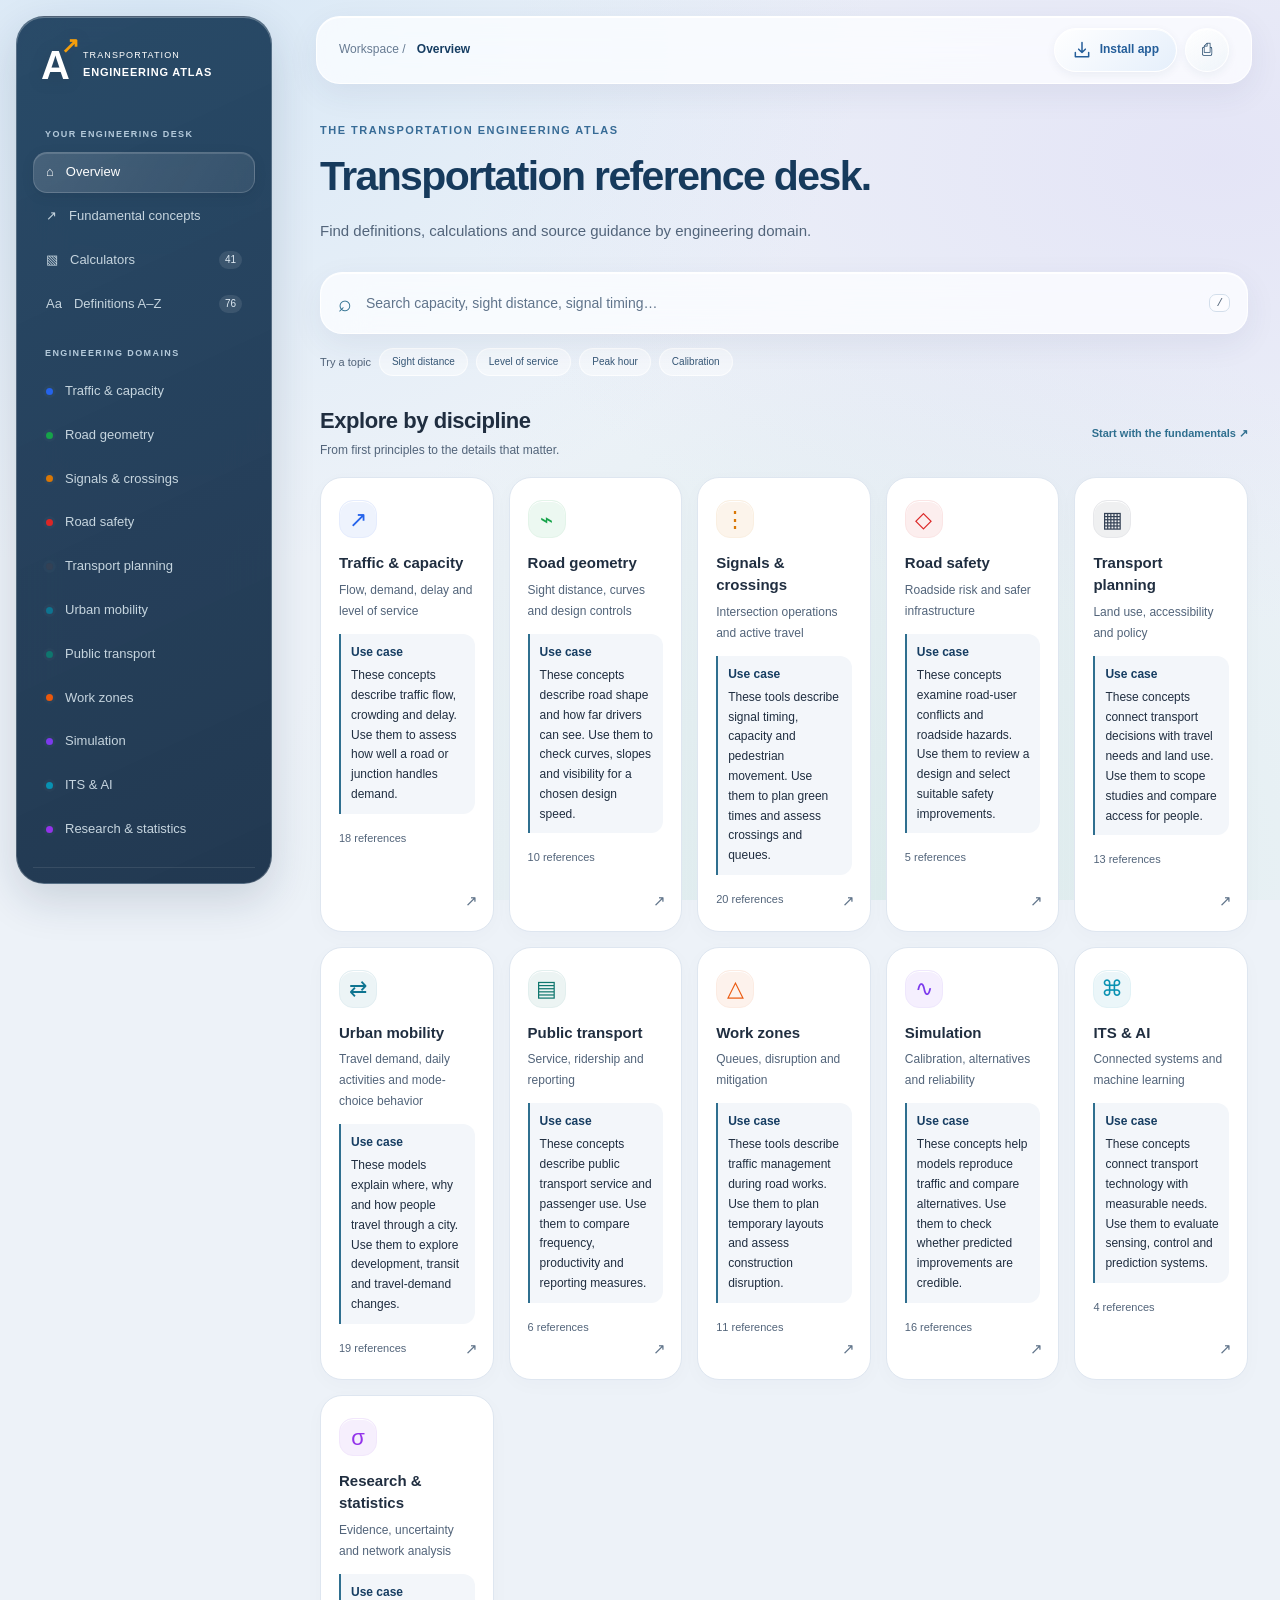
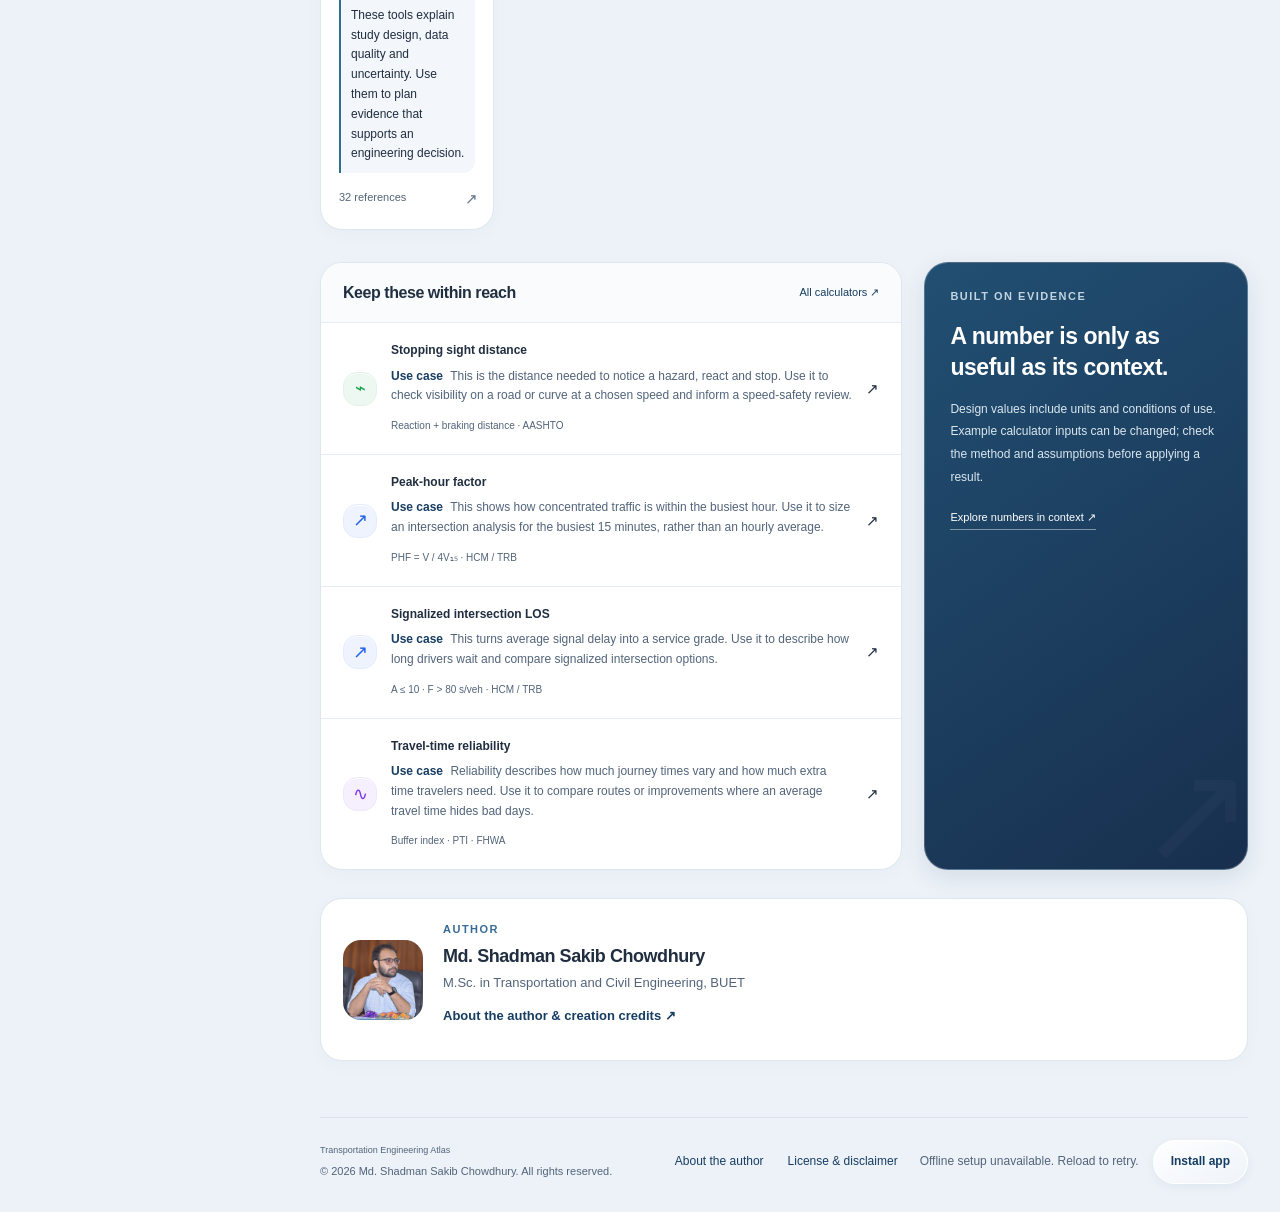
<file: index.html>
<!doctype html>
<html lang="en">
<head>
 <meta charset="utf-8"><meta name="viewport" content="width=device-width, initial-scale=1, viewport-fit=cover">
 <meta name="author" content="Md. Shadman Sakib Chowdhury">
 <meta name="theme-color" content="#0B263D"><meta name="description" content="Transportation engineering concepts, interactive calculators and urban mobility models with source names.">
 <title>Transportation Engineering Atlas</title>
 <link rel="manifest" href="manifest.json">
 <link rel="apple-touch-icon" href="assets/icons/apple-touch-icon.png?v=04a35399a5">
 <meta name="apple-mobile-web-app-capable" content="yes"><meta name="apple-mobile-web-app-status-bar-style" content="black-translucent"><meta name="apple-mobile-web-app-title" content="Engineering Atlas">
 <link rel="icon" href="assets/favicon.svg?v=1beff5ccff" type="image/svg+xml"><link rel="stylesheet" href="assets/styles.css?v=e66d7dcdcd">
 <script src="assets/site-info.js?v=2467ec100a" defer></script>
 <script src="assets/sources.js?v=1f0c00db52" defer></script><script src="assets/content.js?v=e760f1deca" defer></script><script src="assets/expanded-content.js?v=48a5ca4b2d" defer></script>
  <script src="assets/research-practice.js?v=2f825cbaf6" defer></script><script src="assets/definitions.js?v=f7718d77c7" defer></script><script src="assets/term-diagrams.js?v=5a4443623e" defer></script><script src="assets/numeric-content.js?v=334485b030" defer></script><script src="assets/fundamentals.js?v=d9fbfe13d8" defer></script><script src="assets/calculators.js?v=9d6ccf6f1b" defer></script><script src="assets/explorers.js?v=2171bb9542" defer></script><script src="assets/urban-mobility.js?v=c6216daea3" defer></script><script src="assets/use-cases.js?v=92fbe2f330" defer></script><script src="assets/print.js?v=bf94f90201" defer></script><script src="assets/app.js?v=490836c217" defer></script>
 <script src="assets/pwa.js?v=8b9383a674" defer></script>
</head>
<body>
 <a class="skip" href="#main">Skip to content</a>
 <button id="nav-backdrop" class="nav-backdrop" aria-label="Close navigation" hidden></button>
 <aside id="sidebar-navigation" class="sidebar" aria-label="Primary navigation">
  <button id="nav-close" class="icon-btn" aria-label="Close menu">✕</button>
  <a href="#home" class="brand"><span class="brand-symbol">A<span>↗</span></span><span>TRANSPORTATION<br><strong>ENGINEERING ATLAS</strong></span></a>
  <div class="workspace-label">YOUR ENGINEERING DESK</div>
  <nav id="primary-nav" aria-label="Workspace sections"><a href="#home" data-nav="home">⌂ <span>Overview</span></a><a href="#fundamentals" data-nav="fundamentals">↗ <span>Fundamental concepts</span></a><a href="#calculators" data-nav="calculators">▧ <span>Calculators</span><small id="calc-count"></small></a><a href="#definitions" data-nav="definitions">Aa <span>Definitions A–Z</span><small id="term-count"></small></a></nav>
  <div class="workspace-label">ENGINEERING DOMAINS</div><nav id="domain-nav" aria-label="Engineering domains"></nav><nav id="engineering-resources" aria-label="Engineering resources"><a href="#research-desk" data-nav="research-desk">σ <span>Research desk</span></a><a href="#practice-desk" data-nav="practice-desk">⌑ <span>Practitioner desk</span></a><a href="#numbers" data-nav="numbers"># <span>Numbers in context</span></a><a href="#author" data-nav="author">◉ <span>About the author</span></a><a href="#terms" data-nav="terms">§ <span>License & disclaimer</span></a></nav>
  <div class="sidebar-bottom"><span class="live-dot"></span> A reference-led workspace<p>Concepts, models and calculations.<br>Source names alongside each reference.</p></div>
 </aside>
 <div class="shell">
  <header class="topbar"><button id="menu-toggle" class="icon-btn" aria-label="Toggle navigation" aria-expanded="false" aria-controls="sidebar-navigation">☰</button><div class="breadcrumb"><span class="workspace-root">Workspace / </span><strong id="crumb">Overview</strong></div><div class="top-actions"><button class="btn install-button" id="install-app" aria-label="Install app" title="Install Engineering Atlas" hidden><svg class="install-icon" viewBox="0 0 24 24" width="20" height="20" fill="none" stroke="currentColor" stroke-width="1.8" stroke-linecap="round" stroke-linejoin="round" aria-hidden="true" focusable="false"><path d="M12 3v12m-4-4 4 4 4-4M4 15v5h16v-5"/></svg><span class="install-label">Install app</span></button><button class="icon-btn" id="print-page" aria-label="Print this view">⎙</button></div></header>
  <main id="main" tabindex="-1"></main>
  <footer><div class="footer-identity"><span>Transportation Engineering Atlas</span><small>© 2026 Md. Shadman Sakib Chowdhury. All rights reserved.</small></div><nav class="footer-links" aria-label="Author and legal notices"><a href="#author">About the author</a><a href="#terms">License & disclaimer</a></nav><span id="offline-status" role="status" hidden></span><button class="btn" id="install-guide">Install app</button><button class="btn" id="update-app" hidden>Update app</button></footer>
 </div>
 <dialog id="detail-dialog" aria-labelledby="detail-title"><div class="dialog-toolbar"><span id="dialog-context">REFERENCE DESK</span><button id="close-dialog" class="icon-btn" aria-label="Close detail">✕</button></div><div id="detail-content"></div></dialog>
 <dialog id="install-dialog" aria-labelledby="install-title"><div class="dialog-toolbar"><span>ENGINEERING ATLAS</span><button id="close-install" class="icon-btn" aria-label="Close installation help">✕</button></div><div class="install-help"><img src="assets/icons/icon-192.png?v=dd14820c4e" width="72" height="72" alt="Engineering Atlas app icon"><h1 id="install-title">Install Engineering Atlas</h1><p id="install-guidance">Open this website in Chrome, then use the Chrome menu → Install app or Add to Home screen. Choose Install if prompted.</p><p>Open the app once while connected. When it says “Available offline”, its concepts and calculators are ready to use without a connection.</p><button class="btn" onclick="document.getElementById('install-dialog').close()">Done</button></div></dialog>
 <div id="toast" role="status" aria-live="polite"></div>
 <noscript><div class="noscript">Enable JavaScript to use the calculators and concept search.</div></noscript>
</body>
</html>
</file>
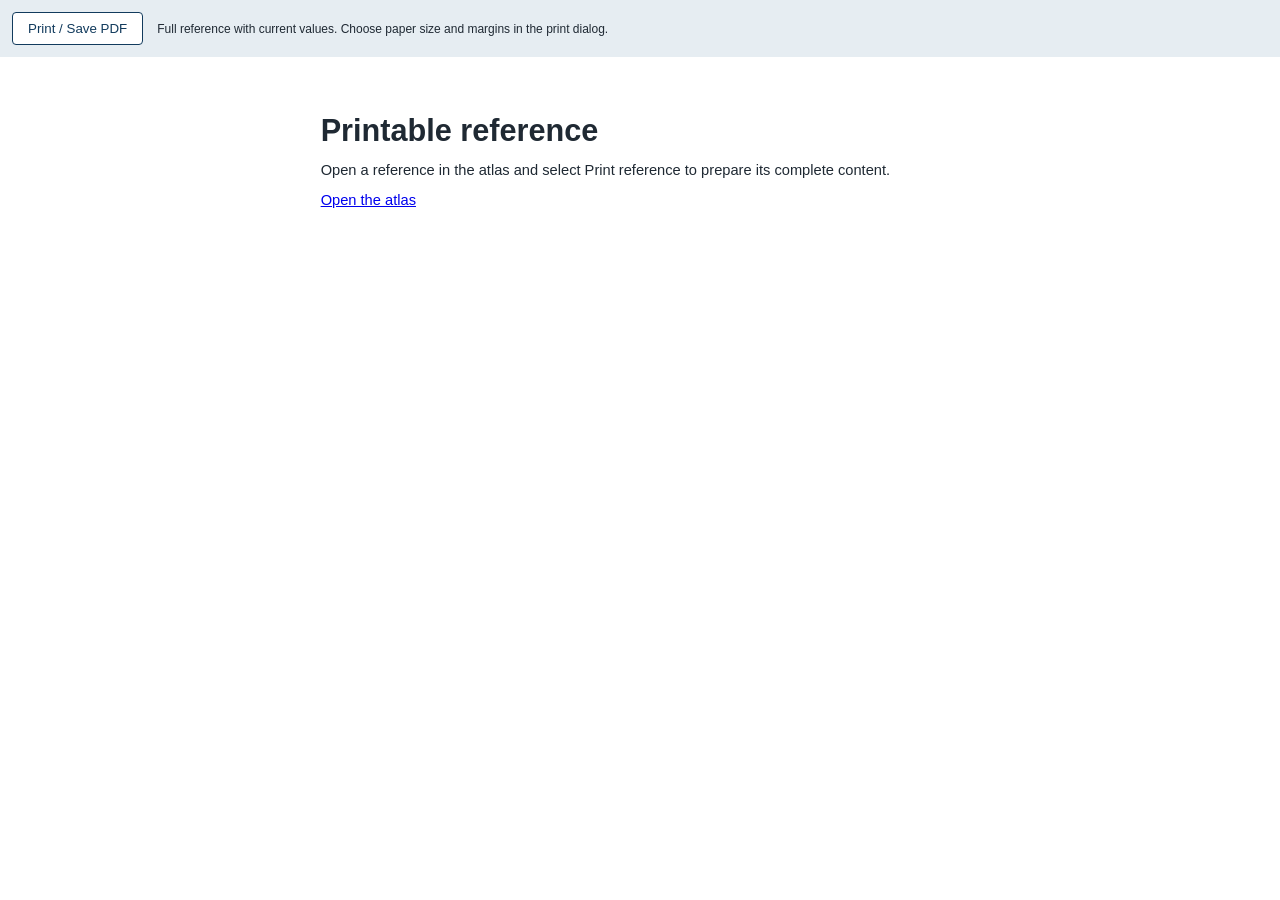
<file: print.html>
<!doctype html>
<html lang="en"><head><meta charset="utf-8"><meta name="viewport" content="width=device-width,initial-scale=1"><title>Printable reference · Transportation Engineering Atlas</title><link rel="stylesheet" href="assets/print.css?v=71605f2d84"><script src="assets/print-page.js?v=0153be5c5b" defer></script><link rel="manifest" href="manifest.json"><meta name="theme-color" content="#0B263D"><link rel="apple-touch-icon" href="assets/icons/apple-touch-icon.png?v=04a35399a5"></head><body><div class="print-toolbar"><button id="print-document">Print / Save PDF</button><span>Full reference with current values. Choose paper size and margins in the print dialog.</span></div><main class="print-sheet" id="print-content"><h1>Printable reference</h1><p>Open a reference in the atlas and select Print reference to prepare its complete content.</p><a href="index.html#home">Open the atlas</a></main></body></html>
</file>
<file: assets/styles.css>
:root{--navy:#123B5D;--dark:#0B263D;--blue:#2563EB;--bg:#F5F7F8;--text:#1F2933;--muted:#596b79;--border:#D9E1E6;--surface:#fff;--accent:#F59E0B;--radius:12px}*{box-sizing:border-box}html{scroll-behavior:smooth}body{margin:0;background:var(--bg);color:var(--text);font:15px/1.6 'Segoe UI',Arial,sans-serif}button,input,select{font:inherit}button,a,input,select{touch-action:manipulation}a{color:var(--navy);text-decoration:none}button{cursor:pointer}button:disabled{cursor:wait;opacity:.6}a:focus-visible,button:focus-visible,input:focus-visible,select:focus-visible{outline:3px solid #2f6f8f;outline-offset:4px}button{border:0;background:none;color:inherit}h1,h2,h3,p{margin:0}h1{font-size:clamp(28px,3vw,43px);line-height:1.2;letter-spacing:-1.5px;font-weight:650}h2{font-size:22px;line-height:1.35;letter-spacing:-.45px}h3{font-size:17px;line-height:1.4;font-weight:650}.muted{color:var(--muted)}.eyebrow{font-size:11px;letter-spacing:1.7px;font-weight:700;color:#2F6F8F}.skip{position:fixed;top:-80px;left:20px;background:white;padding:12px;z-index:100}.skip:focus{top:10px}.sidebar{position:fixed;left:0;top:0;bottom:0;width:256px;padding:30px 18px 20px;background:var(--dark);color:#c6d5df;overflow-y:auto;z-index:10;display:flex;flex-direction:column}.brand{display:flex;align-items:center;gap:12px;padding:0 8px 31px;color:white;font-size:9px;line-height:1.7;letter-spacing:1.1px}.brand strong{font-size:11px;letter-spacing:.8px}.brand-symbol{font-size:40px;font-weight:800;line-height:1;position:relative;color:white}.brand-symbol span{position:absolute;right:-9px;top:-10px;color:var(--accent);font-size:22px}.workspace-label{font-size:9px;letter-spacing:1.65px;color:#a3b7c7;font-weight:600;margin:18px 12px 8px}nav a{display:flex;align-items:center;gap:12px;color:#c6d5df;padding:9px 12px;margin:3px 0;border-radius:7px;font-size:13px}nav a:hover{background:#163a53;color:white}nav a.active{background:#1f435d;color:white}nav a small{margin-left:auto;color:#bbcbd6;font-size:10px;background:#ffffff12;padding:1px 6px;border-radius:4px}.domain-dot{width:7px;height:7px;display:inline-block;border-radius:50%;background:var(--domain);box-shadow:0 0 0 3px #ffffff05}.sidebar-bottom{margin-top:auto;border-top:1px solid #ffffff18;padding:24px 10px 0;font-size:11px;color:#c6d5df}.sidebar-bottom p{font-size:10px;color:#a5b9c8;margin:9px 0 14px}.sidebar-bottom a{color:#b5cbdc;font-size:10px}.live-dot{width:6px;height:6px;background:#70c0a1;border-radius:50%;display:inline-block;margin-right:5px}.shell{margin-left:256px}.topbar{height:76px;border-bottom:1px solid var(--border);background:#fff;display:flex;align-items:center;justify-content:space-between;padding:0 42px}.breadcrumb{font-size:12px;color:var(--muted)}.breadcrumb span{padding:0 14px;color:#b0bac3}.breadcrumb strong{color:var(--navy);font-weight:500}.top-actions{display:flex;align-items:center;gap:18px}.edition-badge{font-size:9px;font-weight:600;letter-spacing:1px;color:var(--muted)}.icon-btn{border:1px solid var(--border);border-radius:6px;min-width:36px;min-height:36px;font-size:17px;background:white;color:var(--navy)}#menu-toggle{display:none}main{max-width:1460px;margin:auto;padding:40px 42px 60px;min-height:calc(100vh - 145px)}.hero{display:grid;grid-template-columns:1fr 240px;gap:35px;align-items:center;margin-bottom:28px}.hero h1{margin:10px 0 14px}.hero p{font-size:14px;max-width:620px;color:var(--muted);line-height:1.8}.hero-art{height:160px;position:relative;overflow:hidden;border:1px solid #d7e3e9;background:linear-gradient(135deg,#eaf1f5,#f8fafb);border-radius:16px}.hero-art svg{width:100%;height:100%}.art-label{position:absolute;bottom:12px;left:16px;font:9px monospace;letter-spacing:1px;color:#2f6f8f}.search-box{display:flex;align-items:center;background:white;border:1px solid #bfced8;box-shadow:0 3px 10px #0b263d05;border-radius:9px;padding:0 17px;gap:12px;height:58px}.search-box .search-icon{font-size:23px;color:#2F6F8F}.search-box input{border:0;outline:none;background:transparent;min-width:0;width:100%;height:100%;font-size:14px;color:var(--text)}.search-box kbd{font:11px monospace;border:1px solid var(--border);padding:2px 6px;border-radius:4px;color:var(--muted)}.search-hints{display:flex;gap:9px;align-items:center;font-size:11px;color:var(--muted);margin-top:11px;flex-wrap:wrap}.search-hints button{background:#eaf0f4;border-radius:4px;color:var(--navy);padding:3px 9px;font-size:10px}.stats-strip{display:grid;grid-template-columns:repeat(4,1fr);margin:28px 0 36px;border:1px solid var(--border);border-radius:9px;background:#fff}.stat{padding:15px 22px;display:flex;align-items:center;gap:13px;border-right:1px solid var(--border)}.stat:last-child{border:0}.stat strong{font-size:24px;font-weight:600;color:var(--navy);letter-spacing:-.6px}.stat span{color:var(--muted);font-size:10px;line-height:1.5}.section-heading{display:flex;justify-content:space-between;align-items:center;gap:16px;margin:30px 0 17px}.section-heading p{font-size:12px;color:var(--muted);margin-top:5px}.section-heading a{font-size:11px;font-weight:600;color:#2F6F8F}.domain-grid{display:grid;grid-template-columns:repeat(5,minmax(0,1fr));gap:12px}.domain-card{background:white;border:1px solid var(--border);border-radius:var(--radius);padding:17px 15px;position:relative;transition:transform .15s,box-shadow .15s}.domain-card:hover{transform:translateY(-3px);box-shadow:0 8px 20px #123b5d10;border-color:var(--domain)}.domain-icon{font-size:22px;display:flex;align-items:center;justify-content:center;color:var(--domain);width:38px;height:38px;background:color-mix(in srgb,var(--domain) 8%,white);border-radius:9px;margin-bottom:14px}.domain-card h3{font-size:13px;color:var(--text);margin-bottom:6px}.domain-card p{font-size:10px;color:var(--muted);min-height:34px;line-height:1.7}.domain-card small{display:block;font-size:9px;color:var(--muted);margin-top:16px}.domain-card .arrow{position:absolute;bottom:18px;right:15px;color:#8b9ba8}.lower-grid{display:grid;grid-template-columns:1.8fr 1fr;gap:22px;margin-top:32px}.panel{background:white;border:1px solid var(--border);border-radius:var(--radius);overflow:hidden}.panel-head{padding:19px 22px;display:flex;justify-content:space-between;align-items:center;border-bottom:1px solid var(--border)}.panel-head h2{font-size:16px}.panel-head a{font-size:11px}.quick-row{display:flex;padding:16px 22px;gap:14px;align-items:center;border-bottom:1px solid #edf1f4;color:var(--text)}.quick-row:last-child{border-bottom:0}.quick-row:hover{background:#f7fafc}.quick-row .domain-icon{margin:0;width:34px;height:34px;flex-shrink:0;font-size:18px}.quick-row strong{font-size:12px;display:block}.quick-row small{font-size:10px;color:var(--muted)}.quick-row .arrow{margin-left:auto}.method-panel{padding:25px;background:var(--navy);color:white;border-radius:var(--radius);position:relative;overflow:hidden}.method-panel .eyebrow{color:#c1d4e0}.method-panel h2{font-size:23px;margin:16px 0 14px;max-width:250px}.method-panel p{font-size:12px;color:#c9d9e4;line-height:1.9}.method-panel a{margin-top:20px;display:inline-flex;color:#fff;font-size:11px;border-bottom:1px solid #ffffff70;padding-bottom:3px}.method-panel:after{content:'↗';font-size:140px;position:absolute;bottom:-57px;right:-8px;color:#ffffff07;pointer-events:none}.page-heading{margin-bottom:24px}.page-heading h1{margin:8px 0 12px}.page-heading p{color:var(--muted);max-width:760px;font-size:14px}.filterbar{display:flex;gap:10px;flex-wrap:wrap;align-items:center;margin:23px 0 20px}.chip{font-size:11px;border:1px solid var(--border);border-radius:6px;padding:7px 13px;background:white}.chip.active{background:var(--navy);color:white;border-color:var(--navy)}.count-label{font-size:11px;color:var(--muted);margin-left:auto}.entry-grid{display:grid;grid-template-columns:repeat(3,minmax(0,1fr));gap:16px}.entry-card{display:flex;flex-direction:column;padding:22px;background:white;border:1px solid var(--border);border-radius:var(--radius);position:relative;min-height:240px;border-top:3px solid var(--domain)}.entry-meta{display:flex;gap:6px;align-items:center;font-size:9px;margin-bottom:16px;color:var(--muted);padding-right:26px}.badge{border:1px solid var(--border);background:#f7f9fa;border-radius:4px;padding:2px 6px;font-size:9px;white-space:nowrap}.entry-card h3 a{color:var(--text)}.entry-card h3 a:hover{text-decoration:underline}.entry-card p{font-size:12px;color:var(--muted);margin:9px 0 14px}.entry-value{font-size:16px;color:var(--navy);font-weight:600;margin-top:auto;padding-top:10px}.entry-bottom{border-top:1px solid #edf1f4;margin-top:15px;padding-top:13px;display:flex;justify-content:space-between;font-size:10px;color:var(--muted)}.entry-bottom a{font-weight:600;color:#2f6f8f}.notice{border:1px solid #e4d2a1;background:#fffcf4;padding:13px 17px;border-radius:8px;font-size:12px;color:#6d571e;margin:22px 0}.empty{padding:45px;text-align:center;background:white;border:1px dashed #bdcbd5;border-radius:12px;color:var(--muted);grid-column:1/-1}.btn{display:inline-flex;align-items:center;justify-content:center;gap:8px;border:1px solid var(--border);background:#fff;border-radius:7px;padding:9px 15px;font-size:12px;color:var(--navy);font-weight:600}.btn.primary{background:var(--navy);border-color:var(--navy);color:white}.btn:hover{box-shadow:0 3px 10px #123b5d16}.library-list{display:grid;grid-template-columns:repeat(2,minmax(0,1fr));gap:14px}.doc-card{padding:21px;border:1px solid var(--border);border-radius:10px;background:white;display:flex;gap:16px;align-items:flex-start}.doc-glyph{font:11px monospace;color:#2f6f8f;background:#edf3f6;border:1px solid #cfdee7;padding:16px 8px;border-radius:5px;flex-shrink:0}.doc-card h3{font-size:14px;margin:8px 0}.doc-card p{font-size:11px;color:var(--muted);margin-bottom:13px}.doc-card a{font-size:11px}.library-controls{display:flex;gap:12px;margin-top:20px;align-items:center;flex-wrap:wrap}.library-controls select{padding:9px 12px;border:1px solid var(--border);background:white;border-radius:7px;max-width:100%}.progress{font-size:12px;color:var(--muted);margin:14px 0}.manual-result{background:#fff;border:1px solid var(--border);border-radius:9px;padding:18px;margin:12px 0}.manual-result h3{font-size:14px}.manual-result p{font-size:12px;color:var(--muted);margin:7px 0}.manual-result a{font-size:11px}mark{background:#fff0b7;color:inherit}.about-grid{display:grid;grid-template-columns:1fr 1fr;gap:20px}.prose{background:#fff;border:1px solid var(--border);border-radius:12px;padding:26px}.prose h2{margin-bottom:16px;font-size:19px}.prose p,.prose li{font-size:13px;color:var(--muted);margin:10px 0}.prose ul{padding-left:20px}.prose code{font-size:12px;color:var(--navy)}footer{border-top:1px solid var(--border);padding:20px 42px;display:flex;justify-content:space-between;gap:12px;font-size:9px;color:var(--muted)}dialog{padding:0;border:1px solid var(--border);border-radius:15px;width:min(980px,calc(100% - 36px));max-height:90vh;box-shadow:0 20px 100px #0b263d40;color:var(--text)}dialog::backdrop{background:#061e32aa;backdrop-filter:blur(3px)}.dialog-toolbar{position:sticky;top:0;background:white;z-index:2;padding:13px 25px;display:flex;align-items:center;justify-content:space-between;border-bottom:1px solid var(--border);font-size:10px;letter-spacing:1px;color:var(--muted)}#detail-content{padding:28px 34px}.detail-head h1{font-size:30px;margin:10px 0 12px}.detail-head p{font-size:14px;color:var(--muted)}.detail-actions{display:flex;gap:8px;margin:18px 0 24px;flex-wrap:wrap}.detail-layout{display:grid;grid-template-columns:1.05fr 1fr;gap:28px}.detail-section{margin:24px 0}.detail-section h2{font-size:16px;margin-bottom:12px}.formula{padding:17px;background:#eef4f8;border-radius:8px;border-left:3px solid #2f6f8f;color:var(--navy);font:15px/1.7 Consolas,monospace;overflow-wrap:anywhere}.notes{padding-left:18px;color:var(--muted);font-size:12px}.notes li{margin-bottom:10px}.calc-panel{background:#f5f8fa;border:1px solid var(--border);border-radius:10px;padding:22px;height:fit-content}.calc-panel h2{font-size:17px}.calc-panel .example{font-size:10px;color:var(--muted);margin:4px 0 16px}.field{margin:12px 0}.field label{display:block;font-size:11px;color:var(--navy);font-weight:600;margin-bottom:5px}.field input{width:100%;padding:10px 12px;border:1px solid #c5d2db;border-radius:6px;background:white;font-size:14px}.calc-buttons{display:flex;gap:8px;margin:16px 0}.result-box{background:white;border:1px solid var(--border);border-radius:9px;padding:18px;margin-top:15px}.result-box small{color:var(--muted);font-size:10px}.result-number{font-size:33px;font-weight:650;color:var(--navy);line-height:1.4;overflow-wrap:anywhere}.result-number span{font-size:14px;font-weight:400}.result-detail{display:flex;justify-content:space-between;border-top:1px solid #edf1f4;padding-top:7px;margin-top:7px;font-size:11px;gap:12px}.result-message{font-size:11px;color:var(--muted);margin-top:10px}.error{color:#9e1c1c;background:#fff1f1;border:1px solid #efc4c4;padding:12px;border-radius:6px;font-size:12px}.table-scroll{overflow-x:auto}table{width:100%;border-collapse:collapse;font-size:12px}th{text-align:left;background:#eef3f6;color:var(--navy);font-weight:600}th,td{padding:10px 13px;border-bottom:1px solid var(--border)}tr:nth-child(even){background:#f8fafb}.references{border-top:1px solid var(--border);padding-top:22px;margin-top:26px}.references h2{font-size:17px;margin-bottom:8px}.references p{font-size:11px;color:var(--muted);margin-bottom:15px}.references ol{padding-left:22px}.references li{margin:14px 0;font-size:12px}.references a{display:block;text-decoration:underline;text-underline-offset:3px}.references small{font-size:10px;color:var(--muted)}.reader-controls{display:flex;gap:8px;align-items:center;flex-wrap:wrap;margin:15px 0}.reader-controls input{width:80px;padding:7px;border:1px solid var(--border);border-radius:6px}.reader-controls label{font-size:12px}.reader-text{font:12px/1.65 Consolas,monospace;white-space:pre-wrap;overflow-wrap:anywhere;background:#f8fafb;border:1px solid var(--border);padding:20px;border-radius:8px;tab-size:4}.reader-heading{font-size:12px;margin:8px 0}.reader-headings{display:flex;gap:5px;flex-wrap:wrap;max-height:115px;overflow:auto;margin:12px 0}.reader-headings button{font-size:10px;text-align:left;padding:5px 8px;border:1px solid var(--border);border-radius:4px;background:#f7f9fa}.reader-pdf{font-size:11px}.reader-notice{font-size:11px;color:var(--muted);margin:14px 0}.noscript{position:fixed;inset:0;background:white;padding:100px;z-index:100}#toast{position:fixed;bottom:25px;left:50%;transform:translateX(-50%);background:var(--dark);color:white;padding:11px 20px;border-radius:8px;font-size:12px;z-index:100;display:none}
@media(min-width:1600px){main{padding-top:48px}.domain-card{padding:22px}.domain-card h3{font-size:15px}.domain-card p{font-size:12px}}
@media(max-width:1200px){.sidebar{width:225px}.shell{margin-left:225px}main{padding:30px}.topbar{padding:0 30px}.domain-grid{grid-template-columns:repeat(3,1fr)}.entry-grid{grid-template-columns:repeat(2,1fr)}.stat{padding:13px}.stat strong{font-size:21px}.hero{grid-template-columns:1fr 180px}}
@media(max-width:850px){.sidebar{transform:translateX(-100%);width:256px;transition:transform .2s}.sidebar.open{transform:translateX(0);box-shadow:10px 0 40px #0003}.shell{margin:0}#menu-toggle{display:block}.topbar{padding:0 22px;gap:15px;height:65px}.breadcrumb{margin-right:auto}.edition-badge{display:none}main{padding:28px 22px}.hero{grid-template-columns:1fr 160px}.lower-grid{grid-template-columns:1.5fr 1fr}footer{padding:18px 22px}.detail-layout{grid-template-columns:1fr}}
@media(max-width:580px){.hero{display:block}.hero-art{display:none}h1{font-size:31px}.hero p{font-size:13px}.stats-strip{grid-template-columns:1fr 1fr}.stat:nth-child(2){border:0}.stat:nth-child(-n+2){border-bottom:1px solid var(--border)}.domain-grid{grid-template-columns:1fr 1fr}.entry-grid,.library-list,.lower-grid,.about-grid{grid-template-columns:1fr}.entry-card{min-height:215px}.search-box kbd{display:none}.section-heading{align-items:flex-start}.section-heading h2{font-size:20px}footer{flex-wrap:wrap}footer span:nth-child(2){display:none}#detail-content{padding:22px 19px}.detail-head h1{font-size:26px}.dialog-toolbar{padding:12px 19px}.reader-text{font-size:10px;padding:10px}.count-label{margin-left:0;width:100%}}
@media print{body{background:white}.sidebar,.topbar,footer,.detail-actions,.calc-buttons,.search-box,.search-hints,.filterbar,#toast{display:none!important}.shell{margin:0}main{padding:0}.entry-grid{grid-template-columns:1fr 1fr}.entry-card{break-inside:avoid}.hero-art{display:none}body:has(dialog[open]) .shell{display:none}dialog[open]{position:static;display:block;width:100%;max-height:none;border:0;box-shadow:none;overflow:visible}.dialog-toolbar{display:none}.detail-layout{display:block}.calc-panel{break-inside:avoid}.references a{color:black}.references a::after{content:' [PDF page linked above]'}.reader-controls,.reader-headings{display:none}}

body:has(dialog[open]){overflow:hidden}
@media(max-width:850px){.sidebar:not(.open){visibility:hidden}.sidebar.open{visibility:visible}}

@media print{body:has(dialog[open]){overflow:visible}}
.slider-field label{display:flex;justify-content:space-between;align-items:center;gap:12px}.slider-field output{font-variant-numeric:tabular-nums;background:#e6eef4;color:var(--navy);padding:3px 8px;border-radius:5px;font-size:13px;white-space:nowrap}.slider-field input[type=range]{appearance:auto;accent-color:var(--blue);border:0;background:transparent;width:100%;padding:0;height:36px;cursor:ew-resize}.slider-bounds{display:flex;justify-content:space-between;font-size:10px;color:var(--muted);font-variant-numeric:tabular-nums}.live-label{font-size:11px;color:#0F766E;align-self:center}.explore-panel{margin:28px 0;background:#f8fafb;border:1px solid var(--border);border-radius:12px;padding:22px}.explore-panel h2{font-size:19px;margin-bottom:15px}.explore-grid{display:grid;grid-template-columns:1fr 1fr;gap:24px}.explore-grid h3,.explore-grid label{font-size:12px;font-weight:600;color:var(--navy);display:block;margin-bottom:10px}.explore-grid select{width:100%;background:white;border:1px solid var(--border);padding:8px;border-radius:6px;font-size:12px}.engineering-diagram{width:100%;height:auto;display:block;background:white;border-radius:8px;margin:12px 0}.engineering-diagram text{fill:var(--text);font:13px 'Segoe UI',sans-serif}.visual-caption{font-size:11px;line-height:1.7;color:var(--muted);margin-top:8px}.visual-bars{padding:18px;background:white;border-radius:8px;margin:12px 0}.visual-bars>div{margin:14px 0}.visual-bars span{font-size:11px;display:flex;justify-content:space-between;gap:10px}.visual-track{height:14px;background:#eef2f5;margin-top:8px;border-radius:3px;overflow:hidden}.visual-track>div{height:100%;transition:width .12s}.live-equation{background:white;border-left:3px solid var(--blue);padding:14px 16px;margin-bottom:20px;display:flex;flex-direction:column;gap:8px;overflow-wrap:anywhere}.live-equation span{font-size:10px;color:var(--muted);letter-spacing:1px;text-transform:uppercase}.live-equation code{font-size:12px;color:var(--navy);line-height:1.8}.live-equation strong{font-size:21px;color:var(--navy)}.los-scale{display:grid;grid-template-columns:repeat(6,1fr);gap:4px;margin:22px 0}.los-scale>div{background:#e7edf2;padding:15px 3px;border-radius:5px;text-align:center}.los-scale strong{font-size:21px;display:block}.los-scale span{font-size:9px;display:block}.los-scale .selected{background:var(--navy);color:white}@media(max-width:650px){.explore-grid{grid-template-columns:1fr}.explore-panel{padding:15px}.engineering-diagram text{font-size:16px}.slider-field label{font-size:12px}}@media(prefers-reduced-motion:reduce){.walking-dot{display:none}.visual-track>div{transition:none}}@media print{.explore-grid{grid-template-columns:1fr 1fr}.explore-panel{break-inside:avoid}input[type=range]{display:none}.slider-bounds{display:none}}

dialog:has(.explore-panel){width:min(1150px,calc(100% - 36px))}.detail-layout:has(.explore-panel){grid-template-columns:minmax(270px,.85fr) minmax(0,1.3fr);align-items:start}.detail-layout .explore-panel{margin:0;min-width:0}.detail-layout .explore-grid{grid-template-columns:1fr}.detail-layout .calc-panel{position:sticky;top:74px}.engineering-diagram text{font-size:16px}.source-method{margin-top:26px}@media(max-width:850px){.detail-layout:has(.explore-panel){grid-template-columns:1fr}.detail-layout .calc-panel{position:static}.slider-field input[type=range]{height:44px}}@media print{.detail-layout .calc-panel{position:static}}

.related-references{margin-top:28px;padding-top:22px;border-top:1px solid var(--border)}
.related-links{display:flex;flex-wrap:wrap;gap:10px}
.related-links .btn{white-space:normal;text-align:left}

.desk-actions{display:flex;flex-wrap:wrap;align-items:center;gap:12px;margin-bottom:24px}.desk-actions p{flex-basis:100%;font-size:13px}.desk-section{margin-top:30px}.desk-section .section-heading p{max-width:650px}

.alphabet{display:flex;flex-wrap:wrap;gap:5px;margin:18px 0}.alphabet .chip{min-width:34px}.alphabet button:disabled{opacity:.3;cursor:default}.letter-heading{margin:25px 0 12px;color:var(--navy)}.definition-card{display:flex;justify-content:space-between;align-items:center;gap:22px;padding:20px;margin:10px 0;background:white;border:1px solid var(--border);border-radius:12px}.definition-card h3{margin:7px 0}.definition-card p{font-size:13px}.definition-card small{display:block;color:var(--muted);margin-top:8px}.definition-card .btn{flex-shrink:0}.term-diagram{max-width:720px;margin:24px 0}.numeric-context{background:#f1f6f9;padding:20px;border-left:3px solid var(--navy);margin:20px 0}.numeric-context dl{display:grid;grid-template-columns:105px 1fr;gap:8px;font-size:13px}.numeric-context dt{font-weight:600}.numeric-context dd{margin:0}@media(max-width:580px){.definition-card{display:block}.definition-card .btn{margin-top:14px}.numeric-context dl{display:block}.numeric-context dd{margin:3px 0 12px}}
@media print{dialog[open],dialog:has(.explore-panel){inset:auto!important;position:static!important;width:auto!important;max-width:none!important;height:auto!important;max-height:none!important;margin:0!important;overflow:visible!important}.detail-layout:has(.explore-panel),.explore-grid{display:block!important}.explore-panel,.calc-panel{break-inside:auto!important}.table-scroll{overflow:visible}.related-references{display:none}}

.four-step-stages>section{margin:12px 0;padding:15px;background:white;border:1px solid var(--border);border-left:3px solid #2F6F8F;border-radius:6px}.four-step-stages h3{margin-bottom:9px}.four-step-stages p{font-size:12px}.four-step-stages table{font-size:11px;min-width:0}.four-step-stages th,.four-step-stages td{padding:7px;overflow-wrap:anywhere}

.stage-input-heading{font-size:13px;margin:18px 0 10px;color:var(--navy);border-bottom:1px solid var(--border);padding-bottom:6px}

#engineering-resources{margin-top:14px;padding-top:12px;border-top:1px solid #ffffff18}

/* Engineering task hierarchy: inputs, result, optional method detail, quiet sources. */
.hero{display:block;margin-bottom:28px}.hero h1{font-size:36px;letter-spacing:-1px}.hero-art{display:none}.hero p{font-size:14px}
.detail-actions{justify-content:flex-end;margin:18px 0 22px;gap:8px}.detail-actions .btn{font-size:12px;padding:7px 11px}
.calculator-workspace{gap:24px}.calculator-workspace .calc-panel{padding:22px;background:#f8fafb}.calculator-workspace .calc-panel h2{font-size:16px;margin-bottom:18px}.calculator-workspace .result-panel{background:white;border:1px solid var(--border);padding:24px}
.result-panel .result-box{background:none;border:0;padding:0;margin:0 0 12px}.result-panel .result-number{font-size:48px;letter-spacing:-1.5px;line-height:1.2;margin:8px 0}.result-panel .result-number span{font-size:19px;letter-spacing:0}.result-panel .result-box small{font-size:12px;color:var(--muted)}.result-panel .result-message{font-size:11px;margin:12px 0;color:var(--muted)}
#constraint-message:empty{display:none}.design-table-link{font-size:12px;color:#2f6f8f;display:inline-block;margin:0 0 14px}.diagram-section{margin:10px 0 18px}.diagram-section .engineering-diagram{margin:0}.diagram-section .visual-caption{margin-top:0}
.design-assumptions,.calculation-details,.sensitivity-details,.method-notes,.related-references{border-top:1px solid var(--border);padding:12px 0;margin-top:12px}.design-assumptions summary,.calculation-details summary,.sensitivity-details summary,.method-notes summary,.related-references summary{cursor:pointer;font-size:13px;font-weight:600;color:var(--navy)}.design-assumptions[open] summary,.calculation-details[open] summary,.sensitivity-details[open] summary,.method-notes[open] summary,.related-references[open] summary{margin-bottom:16px}
.sensitivity-details label{display:block;font-size:12px;margin:12px 0 6px}.sensitivity-details select{width:100%;border:1px solid var(--border);border-radius:5px;padding:8px;background:white;font-size:12px}.method-notes .notes{font-size:13px;line-height:1.7}.references{margin-top:24px;padding-top:20px;border-top:1px solid var(--border)}.references h2{font-size:15px;margin-bottom:12px}.compact-references{list-style:none;padding:0;margin:0}.compact-references li{display:flex;justify-content:space-between;gap:18px;padding:7px 0;font-size:12px}.references .manual-name{display:inline;margin:0}.source-chapters{white-space:nowrap;color:var(--muted)}.source-chapters a{display:inline;font-size:12px;color:var(--muted)}.references a::after{content:none}.related-references{margin-top:16px}.related-links{padding-top:4px}
@media(max-width:850px){.calculator-workspace .calc-panel{position:static}.result-panel .result-number{font-size:40px}.compact-references li{display:block}.source-chapters{display:block;margin-top:3px}}
@media(max-width:580px){.hero h1{font-size:30px}.calculator-workspace .calc-panel,.calculator-workspace .result-panel{padding:18px}.detail-actions{justify-content:flex-start}}

.applicability-note{font-size:12px;color:var(--muted);margin:16px 0 10px}.references .manual-name{color:var(--muted)}.references .manual-name:hover,.source-chapters a:hover{color:var(--navy)}

.reference-key-value{font-size:23px;font-weight:650;color:var(--navy);margin:22px 0 14px}.detail-section .notes{font-size:14px;line-height:1.8}.definition-card small{display:none}

.compact-references li{justify-content:flex-start;gap:10px;align-items:baseline}.source-chapters::before{content:"·";margin-right:8px;color:var(--muted)}@media(max-width:850px){.source-chapters::before{content:none}}

/* Sequential signal cycle: displayed intervals share one time axis. */
.phase-cycle-row{display:grid;grid-template-columns:65px 1fr;gap:10px;align-items:center;margin:12px 0;font-size:.85rem}
.phase-cycle-track{height:26px;background:#e6edf2;position:relative;border-radius:3px;overflow:hidden}
.phase-cycle-track i{position:absolute;height:100%;display:block}
.slider-field[hidden],.stage-input-heading[hidden]{display:none}

/* Mobile readability, touch controls and a dismissible navigation drawer. */
[hidden]{display:none!important}
.nav-backdrop{position:fixed;inset:0;border:0;background:#061e3280;z-index:19;cursor:pointer}
.sidebar{z-index:21;overscroll-behavior:contain}
.navigation-open{overflow:hidden}
.entry-bottom{gap:14px;align-items:flex-start}
.entry-bottom span{min-width:0;overflow-wrap:anywhere;flex:1}
.entry-bottom a{flex-shrink:0}
.entry-meta{flex-wrap:wrap}
.compact-references li{overflow-wrap:anywhere}
.detail-layout>*{min-width:0}
.mode-shares{padding:15px;background:white;border-radius:8px}
.mode-shares>div{margin:12px 0}
.mode-shares span{display:flex;justify-content:space-between;gap:12px;font-size:14px}
.mode-track{height:16px;border-radius:4px;background:#e6edf2;margin-top:6px;overflow:hidden}
.mode-track i{display:block;height:100%;background:#0E7490}
.mobile-jump,#nav-close{display:none}
#calculation-inputs,#calculation-result{scroll-margin-top:75px}
:focus-visible{outline:3px solid #D97706;outline-offset:3px}
@media(min-width:851px){.nav-backdrop{display:none!important}.navigation-open{overflow:auto}}
@media(max-width:850px){
 .mobile-jump{display:inline-flex;margin:0 0 18px}
 #nav-close{display:flex;position:absolute;right:8px;top:8px;color:white;background:#ffffff12;border:0}
 .sidebar .brand{padding-right:38px}
 .sidebar{width:min(300px,calc(100vw - 64px));max-height:100dvh;padding-bottom:30px}
 .sidebar nav a{min-height:44px;font-size:14px}
 .sidebar .workspace-label{font-size:11px}
 .topbar{position:sticky;top:0;z-index:18;background:#fff;height:60px}
 .icon-btn{width:44px;height:44px;flex-shrink:0}
 .breadcrumb{min-width:0;font-size:12px;overflow-wrap:anywhere}
 .search-box input{font-size:16px;min-height:48px;min-width:0}
 .chip,.btn{min-height:44px;font-size:13px}
 .filterbar{flex-wrap:wrap;gap:8px}
 .slider-field label{font-size:14px;align-items:flex-start;line-height:1.5}
 .slider-field output{flex-shrink:0;font-size:14px}
 .slider-field input[type=range]{min-height:44px;touch-action:pan-y}
 .result-detail{font-size:13px;align-items:flex-start}
 .result-detail strong{text-align:right}
 dialog,dialog:has(.explore-panel){width:calc(100% - 16px);max-height:calc(100dvh - 16px);border-radius:10px;overscroll-behavior:contain}
 .dialog-toolbar{padding:8px 14px;min-height:60px;gap:8px}
 .dialog-toolbar>span{min-width:0;overflow-wrap:anywhere}
 .detail-head p,.definition-card p,.entry-card p,.domain-card p{font-size:14px;line-height:1.65}
 .detail-section .notes,.method-notes .notes{font-size:14px}
 .entry-bottom,.entry-bottom a{font-size:12px}
 .entry-bottom a{min-height:44px;display:flex;align-items:center}
 .section-heading{flex-wrap:wrap;gap:10px}
 .section-heading p,.page-heading p,.visual-caption{font-size:13px}
 .topbar .top-actions{margin-left:auto}
}
@media(max-width:580px){
 main{padding:24px 16px}
 .topbar{padding:0 12px;gap:10px}
 .domain-grid{grid-template-columns:1fr;gap:12px}
 .domain-card{padding:19px}
 .domain-card h3{font-size:18px}
 .domain-card small{font-size:12px}
 .domain-card .domain-icon{width:38px;height:38px}
 .entry-card{padding:20px}
 .entry-card h3{font-size:18px}
 .entry-value{font-size:17px;overflow-wrap:anywhere}
 .page-heading h1,.detail-head h1{font-size:27px;overflow-wrap:anywhere}
 #detail-content{padding:20px 16px}
 .calculator-workspace .calc-panel,.calculator-workspace .result-panel{padding:16px}
 .detail-actions{gap:8px}
 .result-panel .result-number{font-size:36px;letter-spacing:-.5px}
 .definition-card .btn{width:100%}
 .search-hints{flex-wrap:wrap;gap:8px}
 .search-hints button{min-height:44px;font-size:13px}
 .quick-row{min-height:64px}
 .quick-row strong{font-size:14px}
 .quick-row small{font-size:12px}
 .table-scroll{max-width:100%;overscroll-behavior-x:contain}
 .four-step-stages table{min-width:410px;font-size:13px}
 .four-step-stages th,.four-step-stages td{white-space:nowrap;overflow-wrap:normal;padding:9px}
 .detail-actions .btn{flex:1 1 auto}
 .formula,.live-equation code{font-size:13px}
 .hero h1{font-size:29px}
 .empty{padding:28px 16px}
}
@media print{.nav-backdrop,.mobile-jump,#nav-close{display:none!important}.navigation-open{overflow:visible}.mode-track i{print-color-adjust:exact;-webkit-print-color-adjust:exact}}

/* Installed app: device cutouts, home indicators and compact phone chrome. */
.top-actions{display:flex;align-items:center;gap:8px}
.install-button{white-space:nowrap;min-width:44px;min-height:44px}
.install-icon{display:block;flex-shrink:0}
@media(max-width:380px){.install-button .install-label{display:none}}
#offline-status{font-size:12px;align-self:center;color:var(--muted)}
#offline-status[data-ready="true"]{color:#0F766E}
footer{align-items:center;flex-wrap:wrap}
footer .btn{min-height:44px;font-size:12px}
.install-help{padding:24px;max-width:520px}
.install-help img{border-radius:16px;margin-bottom:12px}
.install-help h1{font-size:25px;margin-bottom:14px}
.install-help p{font-size:15px;line-height:1.7;margin-bottom:18px}
.install-help .btn{min-height:44px}
@media(max-width:850px){
 main{padding-left:max(16px,env(safe-area-inset-left));padding-right:max(16px,env(safe-area-inset-right))}
 footer{padding-bottom:max(20px,env(safe-area-inset-bottom));padding-left:max(16px,env(safe-area-inset-left));padding-right:max(16px,env(safe-area-inset-right))}
 .sidebar{padding-top:max(22px,env(safe-area-inset-top));padding-bottom:max(30px,env(safe-area-inset-bottom))}
 .topbar{height:auto;min-height:60px;padding-top:env(safe-area-inset-top);padding-left:max(12px,env(safe-area-inset-left));padding-right:max(12px,env(safe-area-inset-right))}
 dialog,dialog:has(.explore-panel){max-height:calc(100dvh - 16px - env(safe-area-inset-top) - env(safe-area-inset-bottom));margin-top:max(8px,env(safe-area-inset-top));margin-bottom:max(8px,env(safe-area-inset-bottom))}
 .dialog-toolbar{padding-top:max(8px,env(safe-area-inset-top))}
 .sidebar #nav-close{top:max(8px,env(safe-area-inset-top))}
 .install-button{font-size:12px;padding:8px 10px}
}
@media(max-width:580px){
 .workspace-root,.topbar #print-page{display:none}
 .breadcrumb{font-size:13px;line-height:1.4}
 .top-actions{flex-shrink:0}
 .topbar{gap:8px}
 .install-help{padding:20px 16px}
 #offline-status{flex-basis:100%;order:2}
 .slider-field label{flex-wrap:wrap;gap:5px}
 .slider-field output{margin-left:auto}
}
@media(display-mode:standalone),(display-mode:minimal-ui),(display-mode:fullscreen),(display-mode:window-controls-overlay){#install-app,#install-guide{display:none}}
@media print{#install-guide,#update-app,#offline-status,#install-dialog{display:none!important}}

.use-case{margin:4px 0 15px;padding:12px 14px;background:#f1f6f9;border-left:3px solid #2f6f8f;border-radius:0 7px 7px 0;overflow-wrap:anywhere}
.use-case h4,.use-case h2{font-size:12px;line-height:1.5;margin:0 0 5px;color:var(--navy);font-weight:700;letter-spacing:0}
.entry-card .use-case p,.definition-card .use-case p,.domain-card .use-case p,.use-case p{font-size:13px;line-height:1.65;color:var(--text);margin:0;min-height:0}
.domain-card .use-case{padding:9px 10px;margin:12px 0 0}
.domain-card .use-case p{font-size:12px}
#detail-content>.use-case{margin:0 0 24px}
#detail-content>.use-case h2{font-size:16px}
#detail-content>.use-case p{font-size:14px}
.definition-card>div{min-width:0;flex:1}
.definition-card .definition-source{font-size:12px;color:var(--muted);overflow-wrap:anywhere;margin-top:10px}
.quick-use-case{display:block;font-size:12px;color:var(--muted);margin:6px 0;line-height:1.65}
.quick-use-case b{color:var(--navy);margin-right:4px}
.table-wrap{max-width:100%;overflow-x:auto;overscroll-behavior-x:contain}
@media(max-width:580px){.use-case{padding:12px}.entry-card .use-case p,.definition-card .use-case p,.domain-card .use-case p{font-size:14px}.quick-row{align-items:flex-start}.domain-grid{grid-template-columns:1fr}.domain-card .use-case{margin-bottom:4px}}

.author-summary{display:flex;align-items:center;gap:20px;margin-top:28px;padding:22px;background:white;border:1px solid var(--border);border-radius:var(--radius)}
.author-summary img{width:80px;height:80px;object-fit:cover;border-radius:12px;flex-shrink:0}
.author-summary h2{font-size:18px;margin:5px 0}
.author-summary p{font-size:13px;color:var(--muted)}
.author-summary a{display:inline-flex;align-items:center;min-height:44px;font-size:13px;font-weight:600}
.author-summary>div,.author-biography{min-width:0;overflow-wrap:anywhere}
.author-profile{display:grid;grid-template-columns:minmax(180px,280px) minmax(0,1fr);gap:36px;align-items:start;background:white;padding:32px;border:1px solid var(--border);border-radius:16px;max-width:1050px}
.author-portrait img{display:block;width:100%;height:auto;border-radius:12px}
.author-biography h2{font-size:28px;line-height:1.3;margin:8px 0 20px}
.author-qualifications{list-style:none;padding:0;margin:0 0 24px}
.author-qualifications li{padding:9px 0;border-bottom:1px solid #edf1f4;font-size:15px}
.author-credit,.author-grounding{margin:22px 0}
.author-biography h3{font-size:16px;margin-bottom:6px}
.author-biography p{font-size:15px;line-height:1.75;color:var(--muted)}
.author-biography .author-copyright{font-size:12px;margin:24px 0 16px}
.verification-notice{font-size:13px;line-height:1.65;color:var(--muted);padding:12px 15px;background:#fffaf0;border-left:3px solid var(--accent);border-radius:0 7px 7px 0;margin:20px 0 24px;overflow-wrap:anywhere}
.verification-notice a{text-decoration:underline;text-underline-offset:3px}
.legal-intro,.legal-document{max-width:920px;background:white;border:1px solid var(--border);border-radius:12px;padding:28px;margin-bottom:24px;overflow-wrap:anywhere}
.legal-intro p+p{margin-top:10px}.legal-intro p{font-size:14px}
.legal-document h2{font-size:24px;margin-bottom:22px}
.legal-section{margin-bottom:24px}.legal-section h3{font-size:16px;margin-bottom:8px}.legal-section p{font-size:15px;line-height:1.8;color:var(--muted)}
footer{flex-wrap:wrap;align-items:center}.footer-identity{min-width:0;flex:1 1 280px}.footer-identity span{display:block!important}.footer-identity small{display:block;font-size:11px;line-height:1.7;margin-top:4px;overflow-wrap:anywhere}
.footer-links{display:flex;gap:8px;flex-wrap:wrap}.footer-links a{color:var(--navy);font-size:12px;min-height:44px;padding:8px;margin:0;background:transparent}.footer-links a:hover{color:var(--navy);background:#eaf0f4}
@media(max-width:850px){.author-profile{grid-template-columns:180px minmax(0,1fr);gap:24px;padding:24px}}
@media(max-width:580px){.author-profile{grid-template-columns:1fr;padding:20px;gap:22px}.author-portrait{width:160px;max-width:100%}.author-biography h2{font-size:25px}.author-summary{gap:14px;padding:18px;align-items:flex-start}.author-summary img{width:64px;height:64px}.author-summary h2{font-size:18px}.author-summary p{font-size:14px}.legal-intro,.legal-document{padding:20px}.legal-document h2{font-size:22px}.footer-identity{flex-basis:100%}.footer-links a{font-size:13px}}
@media(max-width:580px){.los-scale{grid-template-columns:repeat(3,minmax(0,1fr));gap:6px}.los-scale span{font-size:12px;line-height:1.5}.los-scale>div{padding:12px 6px}}

/* Liquid Glass Widgets design reference: glass chrome, opaque reading surfaces.
   Original CSS adaptation; https://github.com/sdegenaar/liquid_glass_widgets */
@media screen{
 :root{
  --navy:#163d62;--dark:#102c49;--blue:#2468ce;--bg:#edf2f8;
  --text:#202e40;--muted:#52647a;--border:#dce4ee;--radius:22px;
  --glass-fill:rgba(255,255,255,.72);--glass-rim:rgba(255,255,255,.9);
  --glass-shadow:0 10px 32px #243b6012,inset 0 1px 0 #fff;
  --glass-blur:blur(22px) saturate(145%);
 }
 body{
  background-color:var(--bg);
  background-image:radial-gradient(ellipse at 12% 0%,#c4def480,transparent 45%),radial-gradient(ellipse at 95% 18%,#d8d2f46b,transparent 44%),radial-gradient(ellipse at 70% 100%,#c8e6df6b,transparent 50%);
  background-attachment:fixed;
 }
 .sidebar{
  top:16px;bottom:16px;left:16px;width:256px;padding:28px 16px 20px;
  background:linear-gradient(155deg,#173a59e8,#152c46f0);
  border:1px solid #ffffff35;border-radius:28px;
  box-shadow:0 16px 44px #142d4929,inset 0 1px 0 #ffffff45;
  -webkit-backdrop-filter:var(--glass-blur);backdrop-filter:var(--glass-blur);
  scrollbar-width:thin;scrollbar-color:#ffffff40 transparent;
 }
 .brand{padding-bottom:24px}
 .brand-symbol{filter:drop-shadow(0 2px 8px #0002)}
 .workspace-label{color:#b4cadb;letter-spacing:1.4px}
 .sidebar nav a{border:1px solid transparent;border-radius:14px;transition:background .2s,border-color .2s,transform .2s}
 .sidebar nav a:hover{background:#ffffff12;border-color:#ffffff14}
 .sidebar nav a.active{background:linear-gradient(120deg,#ffffff24,#ffffff12);border-color:#ffffff2b;box-shadow:inset 0 1px 0 #ffffff24,0 3px 12px #081c3120}
 .sidebar nav a small{border-radius:20px;background:#ffffff18;color:#e0ebf4}
 .sidebar-bottom{color:#dbe6ee;padding-top:20px}
 .sidebar-bottom p{color:#b4cadb}
 .shell{margin-left:288px}
 .topbar{
  position:sticky;top:16px;z-index:18;height:68px;margin:16px 28px 0;padding:0 22px;
  border:1px solid var(--glass-rim);border-radius:24px;
  background:var(--glass-fill);box-shadow:var(--glass-shadow);
  -webkit-backdrop-filter:var(--glass-blur);backdrop-filter:var(--glass-blur);
 }
 .breadcrumb{color:var(--muted)}
 .breadcrumb span{color:#677b92;padding-left:0;padding-right:8px}
 .breadcrumb strong{font-weight:600}
 main{padding:38px 32px 56px}
 .hero{margin-bottom:28px;max-width:830px}
 .hero h1{font-size:clamp(30px,3.2vw,44px);font-weight:650;letter-spacing:-1.6px;color:#163a5c;margin:12px 0 16px}
 .hero p{font-size:15px;line-height:1.85;max-width:650px}
 .eyebrow{color:#376b96;letter-spacing:1.5px}
 .search-box{
  background:var(--glass-fill);border:1px solid var(--glass-rim);border-radius:22px;height:62px;
  box-shadow:var(--glass-shadow);-webkit-backdrop-filter:var(--glass-blur);backdrop-filter:var(--glass-blur);
 }
 .search-box:focus-within{border-color:#74a5db;box-shadow:0 0 0 3px #2468ce15,inset 0 1px 0 white}
 .search-box input{color:var(--text)}
 .search-box input::placeholder{color:#60748b;opacity:1}
 .search-box kbd{border-color:#d3deeb;background:#ffffff80;border-radius:7px}
 .search-hints{gap:8px;margin-top:14px}
 .search-hints button{padding:5px 12px;border-radius:30px;border:1px solid #ffffffb3;background:#ffffff75;color:#365776;transition:background .2s}
 .search-hints button:hover{background:#fff}
 .btn,.icon-btn,.chip{
  border:1px solid #ffffffdc;background:linear-gradient(150deg,#ffffffed,#eef3f9d9);
  border-radius:30px;box-shadow:0 3px 10px #253c5810,inset 0 1px 0 white;
  color:var(--navy);transition:background .2s,box-shadow .2s,transform .2s;
 }
 .btn{min-height:44px;padding:10px 17px}
 .icon-btn{min-width:44px;min-height:44px}
 .btn:hover,.icon-btn:hover,.chip:hover{background:#fff;box-shadow:0 5px 16px #253c581c,inset 0 1px 0 white}
 .btn:active,.icon-btn:active,.chip:active{transform:scale(.97)}
 .btn.primary,.chip.active{color:#fff;background:linear-gradient(140deg,#326fc3,#235799);border-color:#3268a5;box-shadow:0 4px 12px #245b9b28,inset 0 1px 0 #ffffff40}
 .install-button{color:#245e9a;background:linear-gradient(140deg,#fff,#e5effb);border-color:#fff}
 .filterbar{gap:9px}
 .chip{padding:8px 15px;min-height:38px}
 .domain-card,.entry-card,.definition-card,.panel,.prose,.author-summary,.author-profile,.legal-intro,.legal-document{
  background:#fff;border-color:#dee6f0;border-radius:var(--radius);
  box-shadow:0 5px 20px #263f6006;
 }
 .domain-grid{gap:15px}
 .domain-card{padding:22px 18px;transition:transform .22s,box-shadow .22s,border-color .22s}
 .domain-card:hover{transform:translateY(-4px);border-color:color-mix(in srgb,var(--domain) 32%,white);box-shadow:0 12px 28px #243b6014}
 .domain-card h3{font-size:15px;line-height:1.45}
 .domain-card p{font-size:12px;line-height:1.75}
 .domain-card small{font-size:11px}
 .domain-icon{border-radius:14px;border:1px solid color-mix(in srgb,var(--domain) 12%,white);background:color-mix(in srgb,var(--domain) 8%,white);box-shadow:inset 0 1px 0 white}
 .domain-card .arrow{color:#60748a}
 .use-case{background:#f3f6fa;border-left-width:2px;border-radius:0 12px 12px 0}
 .entry-card{border-top-width:3px;padding:24px}
 .entry-meta{gap:7px}
 .badge{border-radius:20px;padding:3px 8px;background:#f3f6fa;border-color:#e1e7ef}
 .entry-bottom{border-color:#e6ecf3}
 .panel-head{background:#f9fbfd;border-color:#e6ecf3}
 .quick-row{border-color:#e6ecf3;padding-top:18px;padding-bottom:18px}
 .quick-row:hover{background:#f4f8fd}
 .method-panel{background:linear-gradient(145deg,#214f72,#182f4e);border:1px solid #ffffff40;box-shadow:0 8px 24px #1936541c;border-radius:24px}
 .method-panel p{color:#dbe7f0}
 .author-summary img,.author-portrait img{border-radius:18px}
 footer{border-top-color:#d9e2ed;margin:0 32px;padding:22px 0 28px;gap:14px}
 footer .footer-links a{border-radius:30px}
 dialog,dialog:has(.explore-panel){background:#f9fbfd;border:1px solid white;border-radius:28px;box-shadow:0 28px 100px #10284640,inset 0 1px 0 #fff}
 dialog::backdrop{background:#1b304756;-webkit-backdrop-filter:blur(7px);backdrop-filter:blur(7px)}
 .dialog-toolbar{background:rgba(249,251,253,.87);border-color:#dce5f0;-webkit-backdrop-filter:var(--glass-blur);backdrop-filter:var(--glass-blur);padding:12px 24px;min-height:68px}
 #detail-content{padding:28px 32px}
 .detail-head h1{letter-spacing:-1px}
 .detail-actions .btn{padding:9px 15px}
 .calc-panel,.explore-panel,.result-box{border-radius:20px;border-color:#dce5ef}
 .calculator-workspace .calc-panel{background:#f0f4f9;border-color:#dce5ef}
 .calculator-workspace .result-panel{background:#fff;border-radius:20px;box-shadow:0 4px 18px #263f6008}
 .field input,.explore-grid select,.sensitivity-details select{border-color:#ccd9e7;border-radius:12px;color:var(--text)}
 .slider-field output{border:1px solid #fff;border-radius:20px;background:linear-gradient(140deg,#fff,#e6edf7);box-shadow:0 2px 7px #243b600c;padding:4px 10px}
 .slider-field input[type=range]{accent-color:#2e6bb4}
 .engineering-diagram,.visual-bars,.live-equation,.mode-shares{border-radius:14px}
 .formula,.notice,.error,.verification-notice{border-radius:12px;box-shadow:none}
 .table-scroll,.table-wrap{border-radius:12px}
 th{background:#eaf0f8}
 tr:nth-child(even){background:#f3f6fb}
 #toast{background:#163650eb;border:1px solid #ffffff38;border-radius:30px;box-shadow:0 8px 30px #16365030;-webkit-backdrop-filter:var(--glass-blur);backdrop-filter:var(--glass-blur)}
 a:focus-visible,button:focus-visible,input:focus-visible,select:focus-visible,summary:focus-visible{outline:3px solid #2b70ba;outline-offset:4px}
 @supports not ((backdrop-filter:blur(1px)) or (-webkit-backdrop-filter:blur(1px))){
  .topbar,.search-box,.dialog-toolbar{background:#f8fbff}
  .sidebar{background:#18354f}
 }
}
@media screen and (max-width:1200px) and (min-width:851px){
 .sidebar{width:225px}.shell{margin-left:257px}.topbar{margin-left:20px;margin-right:20px}main{padding:32px 24px}.domain-grid{gap:14px}footer{margin-left:24px;margin-right:24px}
}
@media screen and (max-width:850px){
 .shell{margin-left:0}
 .sidebar{top:12px;bottom:12px;left:12px;width:min(300px,calc(100vw - 40px));max-height:calc(100dvh - 24px);border-radius:26px;background:linear-gradient(155deg,#173a59f5,#152c46fa)}
 .sidebar:not(.open){transform:translateX(calc(-100% - 24px))}
 .sidebar.open{transform:translateX(0)}
 .sidebar #nav-close{top:max(12px,env(safe-area-inset-top));right:12px;border:1px solid #ffffff30;background:#ffffff15;color:#fff}
 .nav-backdrop{background:#18334b50;-webkit-backdrop-filter:blur(5px);backdrop-filter:blur(5px)}
 .topbar{top:max(10px,env(safe-area-inset-top));height:auto;min-height:64px;margin:10px 12px 0;border-radius:22px;padding:8px 12px;gap:10px}
 main{padding-top:28px;padding-left:max(18px,env(safe-area-inset-left));padding-right:max(18px,env(safe-area-inset-right))}
 .hero h1{font-size:34px;letter-spacing:-1.2px}
 .chip{min-height:44px}
 footer{margin-left:18px;margin-right:18px;padding-left:0;padding-right:0;padding-bottom:max(22px,env(safe-area-inset-bottom))}
 dialog,dialog:has(.explore-panel){border-radius:24px}
 .dialog-toolbar{padding:10px 16px;min-height:64px}
 #detail-content{padding:24px 20px}
}
@media screen and (max-width:580px){
 .hero h1{font-size:32px}.hero p{font-size:14px}
 .search-box{border-radius:20px;padding:0 14px;height:60px}
 .search-box input{font-size:16px}
 .search-hints button{min-height:44px;font-size:12px;padding:6px 12px}
 .domain-grid{gap:14px}.domain-card{padding:22px}.domain-card h3{font-size:19px}.domain-card p{font-size:14px}
 .domain-card small{font-size:12px}.domain-icon{width:42px;height:42px}
 .entry-card{padding:21px}.entry-card h3{font-size:18px}
 .detail-actions .btn{min-width:0;padding:9px 12px}
 .install-button{padding:8px 12px;font-size:12px}
 .definition-card .btn{margin-top:16px}
 .page-heading h1,.detail-head h1{font-size:28px;line-height:1.25}
 .install-help{padding:22px 18px}
 .legal-intro,.legal-document{padding:22px}
 .calculator-workspace .calc-panel,.calculator-workspace .result-panel{padding:18px}
}
@media screen and (prefers-reduced-motion:reduce){
 html{scroll-behavior:auto}
 .sidebar,.sidebar nav a,.domain-card,.btn,.icon-btn,.chip,.search-hints button,.visual-track>div{transition:none}
 .domain-card:hover,.btn:active,.icon-btn:active,.chip:active{transform:none}
}
@media screen and (prefers-contrast:more),screen and (prefers-reduced-transparency:reduce){
 .topbar,.search-box,.dialog-toolbar,.btn,.icon-btn,.chip,.search-hints button{background:#fff;border-color:#7b8da3;backdrop-filter:none;-webkit-backdrop-filter:none}
 .sidebar{background:#142f4b;backdrop-filter:none;-webkit-backdrop-filter:none}
 .chip.active,.btn.primary{background:#20538c;color:#fff}
 dialog::backdrop,.nav-backdrop{backdrop-filter:none;-webkit-backdrop-filter:none;background:#162c4680}
}
</file>
<file: assets/print.css>
/* Separate, normal-flow print document: no modal, top layer, or viewport-height limits. */
@page{margin:12mm}
*{box-sizing:border-box}html,body{margin:0;padding:0;height:auto;max-height:none;overflow:visible}
body{color:#1f2933;background:white;font:11pt/1.5 'Segoe UI',Arial,sans-serif}
.print-toolbar{padding:12px;background:#e6edf2;display:flex;gap:14px;align-items:center;font-size:12px}
.print-toolbar button{padding:8px 15px;cursor:pointer;border:1px solid #123b5d;background:white;color:#123b5d;border-radius:4px}
.print-sheet{max-width:185mm;margin:16px auto;padding:8mm;overflow:visible}
h1{font-size:23pt;line-height:1.15;margin:10px 0;overflow-wrap:anywhere}h2{font-size:14pt;margin:18px 0 8px;break-after:avoid}h3{font-size:11pt;margin:12px 0 6px;break-after:avoid}
p{margin:8px 0}.eyebrow{font-size:9pt;color:#123b5d}.detail-layout,.explore-grid,.detail-layout:has(.explore-panel){display:block;width:auto}
.calc-panel,.explore-panel,.source-method,.references,.term-diagram,.numeric-context{position:static;max-height:none;height:auto;overflow:visible;break-inside:auto;margin:16px 0;padding:12px;border:1px solid #d9e1e6;border-radius:4px}
.slider-field{margin:8px 0;break-inside:avoid}.slider-field label{display:flex;justify-content:space-between;gap:20px}.slider-field output{font-weight:bold}
.result-box{border-top:1px solid #d9e1e6;padding-top:10px}.result-number{font-size:22pt;font-weight:bold}.result-number span{font-size:11pt}.result-detail{display:flex;justify-content:space-between;gap:16px;padding:4px 0}.result-detail strong{overflow-wrap:anywhere;text-align:right}
.live-equation{border-left:3px solid #2563eb;padding:10px;margin:12px 0}.live-equation span,.live-equation code,.live-equation strong{display:block;margin:5px 0}.live-equation code{font:9pt/1.6 Consolas,monospace;white-space:normal;overflow-wrap:anywhere}
.table-scroll{overflow:visible;width:100%}table{width:100%;border-collapse:collapse;font-size:9pt;margin:12px 0;table-layout:auto}th,td{border:1px solid #bfcdd7;padding:6px;text-align:left;overflow-wrap:anywhere}thead{display:table-header-group}tr{break-inside:avoid}
svg.engineering-diagram{display:block;width:100%;height:auto;max-width:170mm;break-inside:avoid;background:white;margin:12px 0}svg text{font:16px 'Segoe UI',Arial,sans-serif;fill:#1f2933}
.los-scale{display:flex;gap:4px;break-inside:avoid}.los-scale>div{flex:1;text-align:center;border:1px solid #bfcdd7;padding:8px}.los-scale strong,.los-scale span{display:block}.los-scale .selected{border:3px solid #123b5d}
.visual-caption,.reader-notice{font-size:9pt;color:#596b79}.visual-bars>div{margin:10px 0}.visual-bars span{display:flex;justify-content:space-between}.visual-track{background:#e6edf2;height:10px}.visual-track>div{height:10px}
.reader-text{white-space:pre-wrap;overflow-wrap:anywhere;font:9pt/1.5 Consolas,monospace;margin:12px 0;max-height:none;overflow:visible}
.references li{margin:12px 0;overflow-wrap:anywhere}.references span{display:block}.references a{color:#123b5d}.walking-dot{display:none}
@media print{.print-toolbar{display:none}.print-sheet{max-width:none;margin:0;padding:0}body{-webkit-print-color-adjust:exact;print-color-adjust:exact}a{color:black}}

.four-step-stages>section{margin:12px 0;padding:8px;border:1px solid #d9e1e6;break-inside:auto}.four-step-stages table{font-size:9pt}

.compact-references{list-style:none;padding:0}.compact-references li{display:block;margin:8px 0}.source-chapters{display:block;font-size:9pt}.source-chapters a{margin-right:8px}.references h2{font-size:12pt}
.mode-shares{margin:12px 0}.mode-shares>div{margin:9px 0}.mode-shares span{display:flex;justify-content:space-between;gap:12px}.mode-track{height:12px;background:#e6edf2;margin-top:4px}.mode-track i{display:block;height:100%;background:#0E7490}.mobile-jump{display:none}
.use-case{margin:14px 0;padding:10px 12px;background:#f1f6f9;border-left:3px solid #2f6f8f;break-inside:avoid;overflow-wrap:anywhere}.use-case h2,.use-case h4{font-size:12pt;margin:0 0 5px}.use-case p{font-size:10pt;line-height:1.6;margin:0}
.table-wrap{overflow:visible}
</file>
